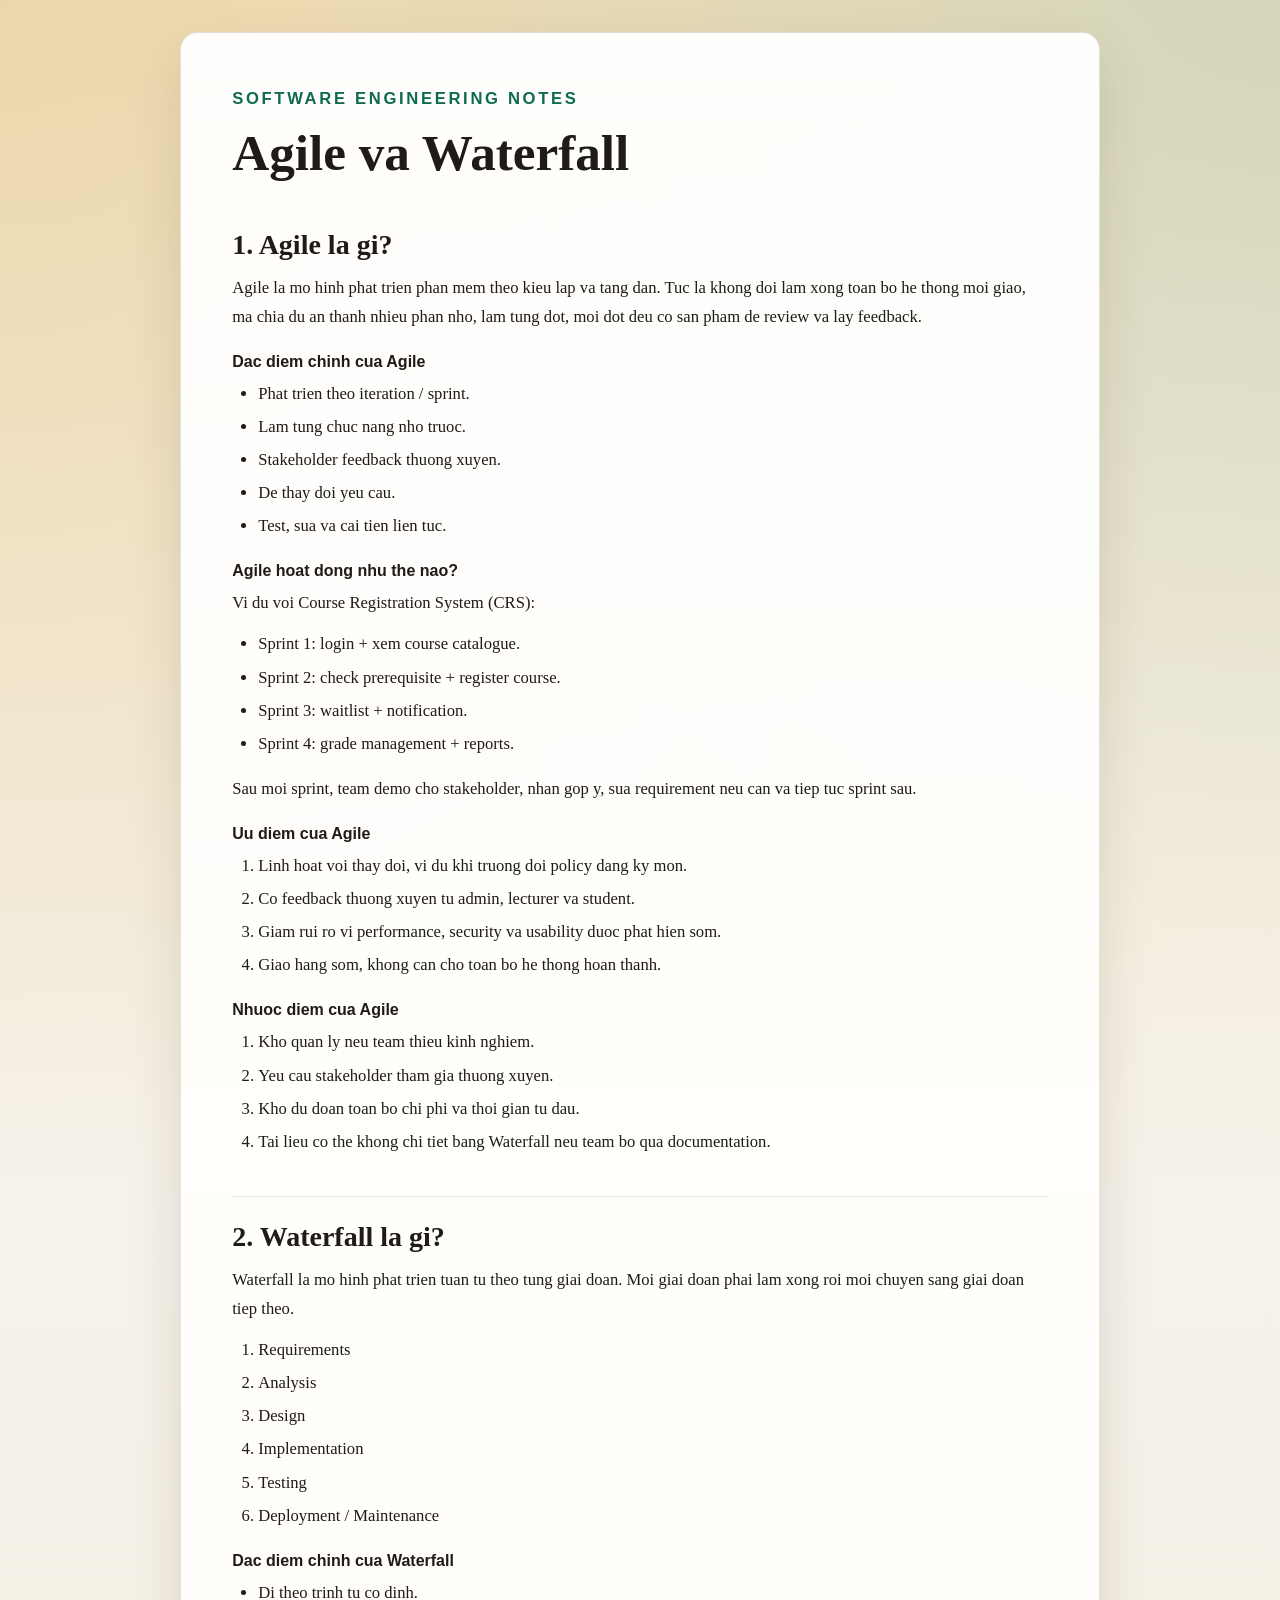
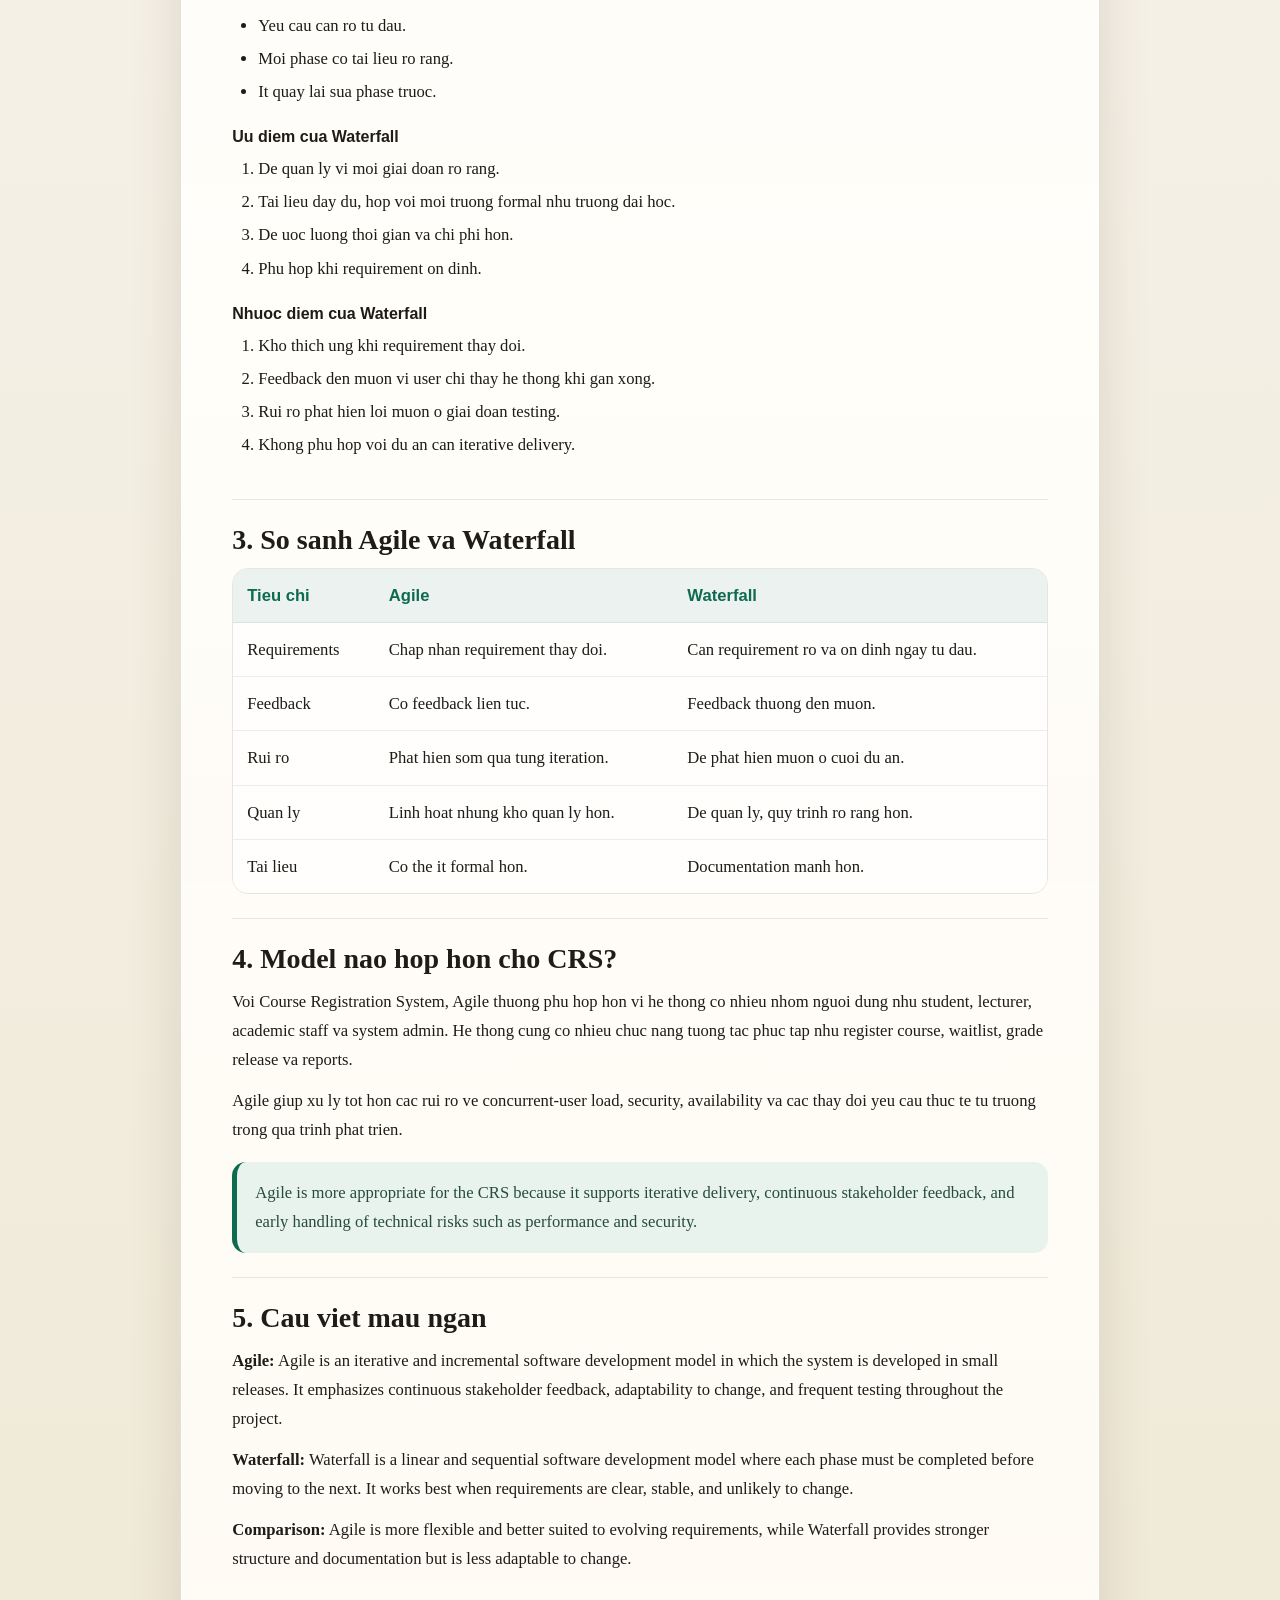
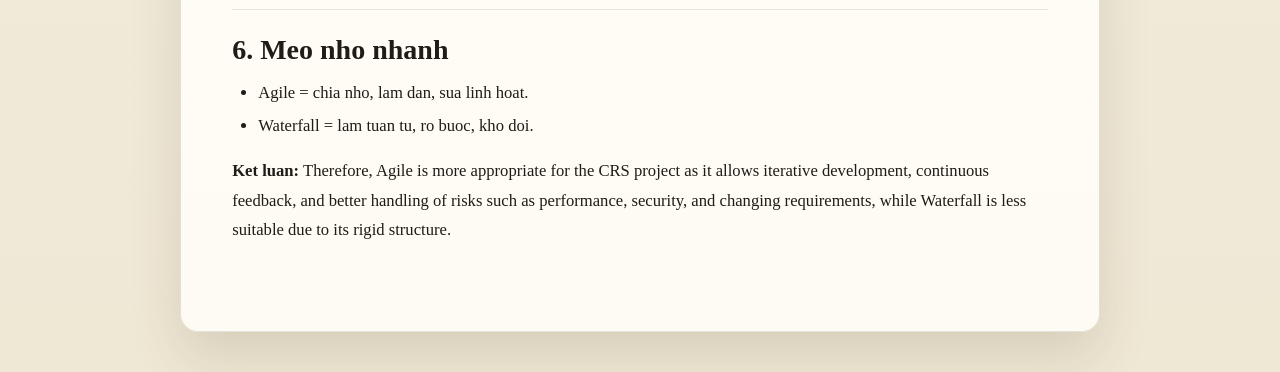
<file: index-swe202c1.html>
<!doctype html>
<html lang="vi">
  <head>
    <meta charset="utf-8">
    <meta name="viewport" content="width=device-width, initial-scale=1">
    <title>src.pdf</title>
    <link rel="icon" href="data:,">
    <link rel="stylesheet" href="./styles.css">
  </head>
  <body>
    <main id="chat-decoy" class="app-shell chat-decoy-shell" aria-hidden="false">
      <article class="decoy-paper">
        <p class="decoy-kicker">Software Engineering Notes</p>
        <h1>Agile va Waterfall</h1>

        <section class="decoy-section">
          <h2>1. Agile la gi?</h2>
          <p>
            Agile la mo hinh phat trien phan mem theo kieu lap va tang dan. Tuc la khong doi lam xong
            toan bo he thong moi giao, ma chia du an thanh nhieu phan nho, lam tung dot, moi dot deu
            co san pham de review va lay feedback.
          </p>
          <h3>Dac diem chinh cua Agile</h3>
          <ul>
            <li>Phat trien theo iteration / sprint.</li>
            <li>Lam tung chuc nang nho truoc.</li>
            <li>Stakeholder feedback thuong xuyen.</li>
            <li>De thay doi yeu cau.</li>
            <li>Test, sua va cai tien lien tuc.</li>
          </ul>
          <h3>Agile hoat dong nhu the nao?</h3>
          <p>Vi du voi Course Registration System (CRS):</p>
          <ul>
            <li>Sprint 1: login + xem course catalogue.</li>
            <li>Sprint 2: check prerequisite + register course.</li>
            <li>Sprint 3: waitlist + notification.</li>
            <li>Sprint 4: grade management + reports.</li>
          </ul>
          <p>
            Sau moi sprint, team demo cho stakeholder, nhan gop y, sua requirement neu can va tiep tuc
            sprint sau.
          </p>
          <h3>Uu diem cua Agile</h3>
          <ol>
            <li>Linh hoat voi thay doi, vi du khi truong doi policy dang ky mon.</li>
            <li>Co feedback thuong xuyen tu admin, lecturer va student.</li>
            <li>Giam rui ro vi performance, security va usability duoc phat hien som.</li>
            <li>Giao hang som, khong can cho toan bo he thong hoan thanh.</li>
          </ol>
          <h3>Nhuoc diem cua Agile</h3>
          <ol>
            <li>Kho quan ly neu team thieu kinh nghiem.</li>
            <li>Yeu cau stakeholder tham gia thuong xuyen.</li>
            <li>Kho du doan toan bo chi phi va thoi gian tu dau.</li>
            <li>Tai lieu co the khong chi tiet bang Waterfall neu team bo qua documentation.</li>
          </ol>
        </section>

        <section class="decoy-section">
          <h2>2. Waterfall la gi?</h2>
          <p>
            Waterfall la mo hinh phat trien tuan tu theo tung giai doan. Moi giai doan phai lam xong
            roi moi chuyen sang giai doan tiep theo.
          </p>
          <ol>
            <li>Requirements</li>
            <li>Analysis</li>
            <li>Design</li>
            <li>Implementation</li>
            <li>Testing</li>
            <li>Deployment / Maintenance</li>
          </ol>
          <h3>Dac diem chinh cua Waterfall</h3>
          <ul>
            <li>Di theo trinh tu co dinh.</li>
            <li>Yeu cau can ro tu dau.</li>
            <li>Moi phase co tai lieu ro rang.</li>
            <li>It quay lai sua phase truoc.</li>
          </ul>
          <h3>Uu diem cua Waterfall</h3>
          <ol>
            <li>De quan ly vi moi giai doan ro rang.</li>
            <li>Tai lieu day du, hop voi moi truong formal nhu truong dai hoc.</li>
            <li>De uoc luong thoi gian va chi phi hon.</li>
            <li>Phu hop khi requirement on dinh.</li>
          </ol>
          <h3>Nhuoc diem cua Waterfall</h3>
          <ol>
            <li>Kho thich ung khi requirement thay doi.</li>
            <li>Feedback den muon vi user chi thay he thong khi gan xong.</li>
            <li>Rui ro phat hien loi muon o giai doan testing.</li>
            <li>Khong phu hop voi du an can iterative delivery.</li>
          </ol>
        </section>

        <section class="decoy-section">
          <h2>3. So sanh Agile va Waterfall</h2>
          <div class="decoy-table-wrap">
            <table class="decoy-table">
              <thead>
                <tr>
                  <th>Tieu chi</th>
                  <th>Agile</th>
                  <th>Waterfall</th>
                </tr>
              </thead>
              <tbody>
                <tr>
                  <td>Requirements</td>
                  <td>Chap nhan requirement thay doi.</td>
                  <td>Can requirement ro va on dinh ngay tu dau.</td>
                </tr>
                <tr>
                  <td>Feedback</td>
                  <td>Co feedback lien tuc.</td>
                  <td>Feedback thuong den muon.</td>
                </tr>
                <tr>
                  <td>Rui ro</td>
                  <td>Phat hien som qua tung iteration.</td>
                  <td>De phat hien muon o cuoi du an.</td>
                </tr>
                <tr>
                  <td>Quan ly</td>
                  <td>Linh hoat nhung kho quan ly hon.</td>
                  <td>De quan ly, quy trinh ro rang hon.</td>
                </tr>
                <tr>
                  <td>Tai lieu</td>
                  <td>Co the it formal hon.</td>
                  <td>Documentation manh hon.</td>
                </tr>
              </tbody>
            </table>
          </div>
        </section>

        <section class="decoy-section">
          <h2>4. Model nao hop hon cho CRS?</h2>
          <p>
            Voi Course Registration System, Agile thuong phu hop hon vi he thong co nhieu nhom nguoi
            dung nhu student, lecturer, academic staff va system admin. He thong cung co nhieu chuc nang
            tuong tac phuc tap nhu register course, waitlist, grade release va reports.
          </p>
          <p>
            Agile giup xu ly tot hon cac rui ro ve concurrent-user load, security, availability va cac
            thay doi yeu cau thuc te tu truong trong qua trinh phat trien.
          </p>
          <blockquote>
            Agile is more appropriate for the CRS because it supports iterative delivery, continuous
            stakeholder feedback, and early handling of technical risks such as performance and security.
          </blockquote>
        </section>

        <section class="decoy-section">
          <h2>5. Cau viet mau ngan</h2>
          <p>
            <strong>Agile:</strong> Agile is an iterative and incremental software development model in
            which the system is developed in small releases. It emphasizes continuous stakeholder feedback,
            adaptability to change, and frequent testing throughout the project.
          </p>
          <p>
            <strong>Waterfall:</strong> Waterfall is a linear and sequential software development model
            where each phase must be completed before moving to the next. It works best when requirements
            are clear, stable, and unlikely to change.
          </p>
          <p>
            <strong>Comparison:</strong> Agile is more flexible and better suited to evolving requirements,
            while Waterfall provides stronger structure and documentation but is less adaptable to change.
          </p>
        </section>

        <section class="decoy-section">
          <h2>6. Meo nho nhanh</h2>
          <ul>
            <li>Agile = chia nho, lam dan, sua linh hoat.</li>
            <li>Waterfall = lam tuan tu, ro buoc, kho doi.</li>
          </ul>
          <p>
            <strong>Ket luan:</strong> Therefore, Agile is more appropriate for the CRS project as it
            allows iterative development, continuous feedback, and better handling of risks such as
            performance, security, and changing requirements, while Waterfall is less suitable due to its
            rigid structure.
          </p>
        </section>
      </article>
    </main>

    <main id="chat-ai-app" class="app-shell chat-ai-app" hidden aria-hidden="true">
      <section class="hero">
        <div class="hero-links">
          <a class="hero-link" href="./index.html">Dictionary 1</a>
          <a class="hero-link" href="./index-dict2.html">Dictionary 2</a>
          <a class="hero-link" href="./index-both.html">Ca 2</a>
          <a class="hero-link" href="./index-translate.html">Translate</a>
          <a class="hero-link" href="./index-swe202c.html">WebLLM</a>
          <a class="hero-link active" href="./index-swe202c1.html">Gemma 4</a>
        </div>
      </section>

      <section class="search-panel">
        <div class="chat-toolbar">
          <div class="chat-field">
            <label class="search-label" for="chat-model-select"></label>
            <select id="chat-model-select" class="chat-select"></select>
          </div>
          <div class="translate-actions">
            <button id="load-model-button" class="ghost-button translate-primary" type="button">Nap model</button>
            <button id="new-chat-button" class="ghost-button" type="button">Chat moi</button>
            <button id="stop-chat-button" class="ghost-button" type="button">Dung</button>
            <button
              id="toggle-chat-side-panel-button"
              class="ghost-button"
              type="button"
              aria-controls="chat-side-panel"
              aria-expanded="true"
            >An thong tin</button>
          </div>
        </div>
        <p id="chat-status" class="status-text">
          San sang. Bam "Nap model" de tai Gemma 4 E2B ve browser. Lan dau can internet de tai ~3.1 GB vao cache IndexedDB.
        </p>
      </section>

      <section id="chat-layout" class="chat-layout">
        <aside id="chat-side-panel" class="translate-panel chat-side-panel">
          <div class="panel-header">
            <h2>Thong tin model</h2>
            <span id="chat-model-badge" class="count-pill">Idle</span>
          </div>
          <div class="chat-panel-body">
            <div class="chat-model-card">
              <p id="chat-model-summary" class="chat-model-summary"></p>
              <div id="chat-model-risk-banner" class="chat-risk-banner" hidden></div>
              <div class="chat-metrics">
                <div class="chat-metric">
                  <span class="chat-metric-label">Download</span>
                  <strong id="chat-model-memory">-</strong>
                </div>
                <div class="chat-metric">
                  <span class="chat-metric-label">Context</span>
                  <strong id="chat-model-context">-</strong>
                </div>
                <div class="chat-metric">
                  <span class="chat-metric-label">Low Resource</span>
                  <strong id="chat-model-low-resource">-</strong>
                </div>
                <div class="chat-metric">
                  <span class="chat-metric-label">Yeu cau</span>
                  <strong id="chat-model-features">-</strong>
                </div>
              </div>
              <p id="chat-model-status-note" class="chat-model-status-note"></p>
            </div>

            <div class="chat-field">
              <label class="search-label" for="chat-context-window-input">Context window</label>
              <div class="chat-context-row">
                <input
                  id="chat-context-window-input"
                  class="chat-select chat-number-input"
                  type="number"
                  min="256"
                  step="1"
                  inputmode="numeric"
                >
                <button id="reset-context-window-button" class="ghost-button" type="button">Mac dinh</button>
              </div>
              <p id="chat-context-help" class="chat-context-help">
                Context co dinh 4096 tokens de dam bao hoat dong on dinh tren browser.
              </p>
            </div>

            <div class="chat-field chat-toggle-field">
              <label class="chat-toggle-row" for="chat-thinking-toggle">
                <input id="chat-thinking-toggle" type="checkbox">
                <span>
                  <strong>Think mode</strong>
                  <small>Cho model suy luan noi bo truoc khi tra loi.</small>
                </span>
              </label>
              <p id="chat-thinking-help" class="chat-context-help">
                Model nay ho tro think mode. Bat len se tang chat luong nhung cham hon.
              </p>
            </div>

            <div class="chat-field chat-cache-panel">
              <div class="chat-cache-header">
                <div>
                  <label class="search-label" for="chat-cache-list">Cache</label>
                  <p class="chat-context-help">
                    Gemma 4 dung cache IndexedDB cua trinh duyet. Duoc quan ly tu dong, khong can xoa thu cong.
                  </p>
                </div>
                <button id="refresh-cache-button" class="ghost-button" type="button">Quet cache</button>
              </div>
              <div id="chat-cache-list" class="chat-cache-list" aria-live="polite"></div>
              <div class="translate-actions chat-cache-actions">
                <button id="delete-selected-cache-button" class="ghost-button chat-danger-button" type="button">
                  Xoa model da chon
                </button>
              </div>
              <p id="chat-cache-status" class="chat-context-help chat-cache-status"></p>
            </div>

            <label class="search-label" for="chat-system-prompt">System prompt</label>
            <textarea
              id="chat-system-prompt"
              class="translate-textarea chat-system-textarea"
              spellcheck="false"
            ></textarea>

            <div class="chat-suggestions">
              <button class="chat-chip" data-chat-suggestion="Giai thich tu &quot;abandon&quot; bang tieng Viet, co 3 vi du ngan." type="button">Tu vung</button>
              <button class="chat-chip" data-chat-suggestion="Tom tat doan van tieng Anh sau theo cach de hieu." type="button">Tom tat</button>
              <button class="chat-chip" data-chat-suggestion="Tao 5 cau hoi de on tu vung ve chu de cong nghe." type="button">On tap</button>
              <button class="chat-chip" data-chat-suggestion="Dich va giai thich su khac nhau giua &quot;ability&quot; va &quot;capability&quot;." type="button">Phan biet</button>
            </div>

            <p class="search-hint translate-note">
              <strong>Gemma 4 E2B</strong> cua Google — 2.3B params hieu qua, 128K context goc.
              Su dung <strong>Transformers.js</strong> + <strong>ONNX q4f16</strong>.
              Can <strong>WebGPU</strong> de chay. Tai ve lan dau ~3.1 GB.
              Sau khi tai, browser co the chat offline tu cache IndexedDB.
            </p>
          </div>
        </aside>

        <section class="translate-panel chat-main-panel">
          <div class="panel-header">
            <h2>Hoi thoai</h2>
            <span id="chat-message-count" class="count-pill">0</span>
          </div>

          <div id="chat-messages" class="chat-messages"></div>

          <div class="chat-composer">
            <div class="chat-composer-header">
              <label class="search-label" for="chat-input">Tin nhan</label>
              <span id="chat-prompt-count" class="chat-count">0</span>
            </div>
            <div id="chat-image-preview" class="chat-image-preview" hidden>
            </div>
            <textarea
              id="chat-input"
              class="translate-textarea chat-input-textarea"
              placeholder="Hoi bang tieng Viet hoac tieng Anh. Enter de gui, Shift + Enter de xuong dong. Ctrl+V de dan anh tu clipboard."
              spellcheck="false"
            ></textarea>
            <div class="chat-composer-actions">
              <p id="chat-runtime-meta" class="chat-runtime-meta">
                Model chua duoc nap. Lan dau can internet de tai ~3.1 GB vao cache cua browser.
              </p>
              <div class="translate-actions">
                <button id="chat-image-upload-button" class="ghost-button" type="button">Dinh kem anh</button>
                <input id="chat-image-file-input" type="file" accept="image/*" multiple hidden>
                <button id="clear-chat-input-button" class="ghost-button" type="button">Xoa o nhap</button>
                <button id="chat-send-button" class="ghost-button translate-primary" type="button">Gui</button>
              </div>
            </div>
          </div>
        </section>
      </section>
    </main>

    <script src="./chat-gemma.bundle.js"></script>
  </body>
</html>
</file>
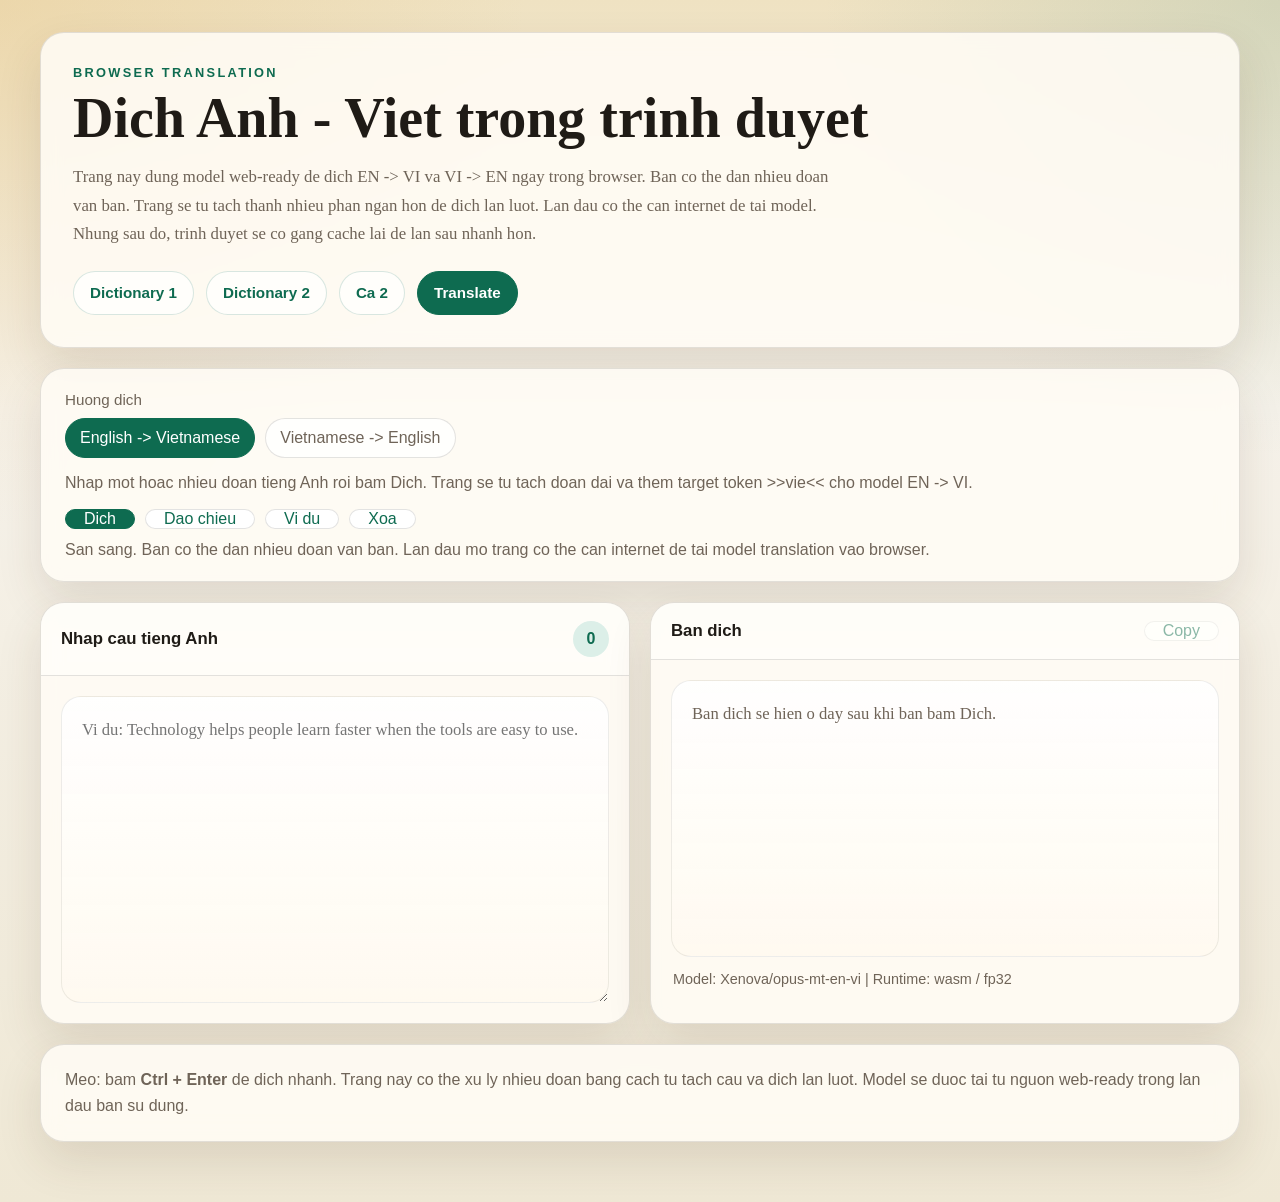
<file: index-translate.html>
<!doctype html>
<html lang="vi">
  <head>
    <meta charset="utf-8">
    <meta name="viewport" content="width=device-width, initial-scale=1">
    <title>Dich Anh - Viet trong trinh duyet</title>
    <link rel="icon" href="data:,">
    <link rel="stylesheet" href="./styles.css">
  </head>
  <body>
    <main class="app-shell">
      <section class="hero">
        <p class="eyebrow">Browser Translation</p>
        <h1>Dich Anh - Viet trong trinh duyet</h1>
        <p class="hero-copy">
          Trang nay dung model web-ready de dich EN -> VI va VI -> EN ngay trong browser.
          Ban co the dan nhieu doan van ban. Trang se tu tach thanh nhieu phan ngan hon de dich lan luot.
          Lan dau co the can internet de tai model. Nhung sau do, trinh duyet se co gang cache lai de
          lan sau nhanh hon.
        </p>
        <div class="hero-links">
          <a class="hero-link" href="./index.html">Dictionary 1</a>
          <a class="hero-link" href="./index-dict2.html">Dictionary 2</a>
          <a class="hero-link" href="./index-both.html">Ca 2</a>
          <a class="hero-link active" href="./index-translate.html">Translate</a>
        </div>
      </section>

      <section class="search-panel">
        <label class="search-label" for="translate-direction">Huong dich</label>
        <div class="mode-switch" id="translate-direction" aria-label="Huong dich">
          <button class="mode-button active" data-direction="en-vi" type="button">English -> Vietnamese</button>
          <button class="mode-button" data-direction="vi-en" type="button">Vietnamese -> English</button>
        </div>
        <p id="translate-hint" class="search-hint">
          Nhap mot hoac nhieu doan tieng Anh roi bam Dich. Trang se tu tach doan dai va them target token >>vie<< cho model EN -> VI.
        </p>
        <div class="translate-actions">
          <button id="translate-button" class="ghost-button translate-primary" type="button">Dich</button>
          <button id="swap-button" class="ghost-button" type="button">Dao chieu</button>
          <button id="fill-sample-button" class="ghost-button" type="button">Vi du</button>
          <button id="clear-translation-button" class="ghost-button" type="button">Xoa</button>
        </div>
        <p id="translate-status" class="status-text">
          San sang. Ban co the dan nhieu doan van ban. Lan dau mo trang co the can internet de tai model translation vao browser.
        </p>
      </section>

      <section class="translate-grid">
        <article class="translate-panel">
          <div class="panel-header">
            <h2 id="source-panel-title">Nhap cau tieng Anh</h2>
            <span id="input-char-count" class="count-pill">0</span>
          </div>
          <div class="translate-panel-body">
            <textarea
              id="source-text"
              class="translate-textarea"
              placeholder="Vi du: Technology helps people learn faster when the tools are easy to use."
              spellcheck="false"
            ></textarea>
          </div>
        </article>

        <article class="translate-panel">
          <div class="panel-header">
            <h2>Ban dich</h2>
            <button id="copy-button" class="ghost-button" type="button" disabled>Copy</button>
          </div>
          <div class="translate-panel-body">
            <div id="translated-text" class="translate-output empty-state">
              Ban dich se hien o day sau khi ban bam Dich.
            </div>
            <p id="translate-meta" class="translate-meta">Model: Xenova/opus-mt-en-vi</p>
          </div>
        </article>
      </section>

      <section class="search-panel">
        <p class="search-hint translate-note">
          Meo: bam <strong>Ctrl + Enter</strong> de dich nhanh. Trang nay co the xu ly nhieu doan bang cach
          tu tach cau va dich lan luot. Model se duoc tai tu nguon web-ready trong lan dau ban su dung.
        </p>
      </section>
    </main>

    <script src="./translation.bundle.js"></script>
  </body>
</html>
</file>
<file: styles.css>
:root {
  color-scheme: light;
  --bg: #f7f1e5;
  --panel: rgba(255, 252, 245, 0.88);
  --panel-strong: #fffaf0;
  --text: #1f1b16;
  --muted: #6f6458;
  --accent: #0e6b50;
  --accent-soft: #dcefe8;
  --border: rgba(31, 27, 22, 0.12);
  --shadow: 0 20px 45px rgba(74, 53, 23, 0.12);
  --font-display: Cambria, Constantia, "Times New Roman", serif;
  --font-body: Constantia, Cambria, "Times New Roman", serif;
  --font-ui: "Segoe UI", Tahoma, Arial, sans-serif;
}

* {
  box-sizing: border-box;
}

html,
body {
  margin: 0;
  min-height: 100%;
}

body {
  font-family: var(--font-body);
  color: var(--text);
  font-kerning: normal;
  text-rendering: optimizeLegibility;
  background:
    radial-gradient(circle at top left, rgba(229, 192, 123, 0.32), transparent 30%),
    radial-gradient(circle at top right, rgba(125, 171, 157, 0.24), transparent 26%),
    linear-gradient(180deg, #efe2c2 0%, #f6f2ea 34%, #efe8d5 100%);
}

.app-shell {
  width: min(1200px, calc(100% - 32px));
  margin: 0 auto;
  padding: 32px 0 40px;
}

.chat-ai-app[hidden],
.chat-decoy-shell[hidden] {
  display: none;
}

.chat-decoy-shell {
  width: min(920px, calc(100% - 32px));
}

.decoy-paper {
  padding: clamp(24px, 4vw, 52px);
  border: 1px solid rgba(31, 27, 22, 0.12);
  border-radius: 18px;
  background:
    linear-gradient(180deg, rgba(255, 255, 255, 0.96), rgba(255, 252, 245, 0.94));
  box-shadow: 0 24px 52px rgba(74, 53, 23, 0.14);
}

.decoy-kicker {
  margin: 0 0 10px;
  color: var(--accent);
  font-family: var(--font-ui);
  font-size: 0.78rem;
  font-weight: 700;
  letter-spacing: 0.16em;
  text-transform: uppercase;
}

.decoy-paper h1,
.decoy-paper h2,
.decoy-paper h3 {
  color: var(--text);
}

.decoy-paper h1 {
  margin: 0 0 24px;
  font-family: var(--font-display);
  font-size: clamp(2rem, 6vw, 3.2rem);
  line-height: 1.08;
}

.decoy-paper h2 {
  margin: 0 0 12px;
  font-family: var(--font-display);
  font-size: clamp(1.35rem, 3vw, 1.75rem);
}

.decoy-paper h3 {
  margin: 22px 0 8px;
  font-family: var(--font-ui);
  font-size: 1rem;
}

.decoy-paper p,
.decoy-paper li,
.decoy-paper blockquote,
.decoy-table {
  font-size: 1.04rem;
  line-height: 1.75;
}

.decoy-paper p {
  margin: 0 0 12px;
}

.decoy-paper ul,
.decoy-paper ol {
  margin: 8px 0 16px;
  padding-left: 26px;
}

.decoy-paper li {
  margin: 4px 0;
}

.decoy-section {
  padding: 24px 0;
  border-top: 1px solid rgba(31, 27, 22, 0.1);
}

.decoy-section:first-of-type {
  border-top: 0;
}

.decoy-paper blockquote {
  margin: 18px 0 0;
  padding: 16px 18px;
  border-left: 5px solid var(--accent);
  border-radius: 14px;
  background: rgba(220, 239, 232, 0.62);
  color: #274b3f;
}

.decoy-table-wrap {
  overflow-x: auto;
  margin-top: 12px;
  border: 1px solid rgba(31, 27, 22, 0.1);
  border-radius: 16px;
}

.decoy-table {
  width: 100%;
  border-collapse: collapse;
  background: rgba(255, 255, 255, 0.7);
}

.decoy-table th,
.decoy-table td {
  padding: 12px 14px;
  border-bottom: 1px solid rgba(31, 27, 22, 0.08);
  text-align: left;
  vertical-align: top;
}

.decoy-table th {
  background: rgba(14, 107, 80, 0.08);
  color: var(--accent);
  font-family: var(--font-ui);
}

.decoy-table tr:last-child td {
  border-bottom: 0;
}

.hero,
.search-panel,
.results-panel,
.detail-panel,
.translate-panel {
  border: 1px solid var(--border);
  border-radius: 24px;
  background: var(--panel);
  backdrop-filter: blur(10px);
  box-shadow: var(--shadow);
}

.hero {
  padding: 32px;
  margin-bottom: 20px;
}

.eyebrow {
  margin: 0 0 10px;
  color: var(--accent);
  font-size: 0.8rem;
  font-weight: 700;
  font-family: var(--font-ui);
  letter-spacing: 0.18em;
  text-transform: uppercase;
}

.hero h1 {
  margin: 0;
  font-family: var(--font-display);
  font-size: clamp(2rem, 5vw, 3.5rem);
  line-height: 1.02;
}

.hero-copy {
  max-width: 760px;
  margin: 16px 0 0;
  color: var(--muted);
  font-size: 1.05rem;
  line-height: 1.7;
}

.hero-links {
  display: flex;
  flex-wrap: wrap;
  gap: 12px;
  margin-top: 22px;
}

.hero-link {
  display: inline-flex;
  align-items: center;
  justify-content: center;
  min-height: 44px;
  padding: 10px 16px;
  border: 1px solid rgba(14, 107, 80, 0.16);
  border-radius: 999px;
  background: rgba(255, 255, 255, 0.72);
  color: var(--accent);
  font-family: var(--font-ui);
  font-size: 0.95rem;
  font-weight: 600;
  text-decoration: none;
  transition:
    transform 120ms ease,
    border-color 120ms ease,
    background-color 120ms ease,
    color 120ms ease;
}

.hero-link:hover,
.hero-link:focus-visible {
  border-color: rgba(14, 107, 80, 0.34);
  background: rgba(220, 239, 232, 0.92);
  outline: none;
  transform: translateY(-1px);
}

.hero-link.active {
  background: var(--accent);
  border-color: var(--accent);
  color: white;
}

.search-panel {
  padding: 22px 24px;
  margin-bottom: 20px;
}

.search-label {
  display: block;
  margin-bottom: 10px;
  font-size: 0.95rem;
  color: var(--muted);
}

.mode-switch {
  display: flex;
  flex-wrap: wrap;
  gap: 10px;
  margin-bottom: 12px;
}

.mode-button {
  border: 1px solid var(--border);
  border-radius: 999px;
  padding: 10px 14px;
  background: rgba(255, 255, 255, 0.75);
  color: var(--muted);
  font: inherit;
  cursor: pointer;
  transition: background-color 120ms ease, color 120ms ease, border-color 120ms ease;
}

.mode-button:hover,
.mode-button:focus-visible {
  border-color: rgba(14, 107, 80, 0.35);
  color: var(--accent);
  outline: none;
}

.mode-button.active {
  background: var(--accent);
  border-color: var(--accent);
  color: white;
}

.search-hint {
  margin: 0 0 14px;
  color: var(--muted);
  line-height: 1.6;
}

.search-row {
  display: grid;
  grid-template-columns: 1fr auto;
  gap: 12px;
}

.search-input,
.ghost-button {
  border-radius: 16px;
  border: 1px solid var(--border);
  font: inherit;
}

.search-label,
.search-hint,
.status-text,
.mode-button,
.ghost-button {
  font-family: var(--font-ui);
}

.search-input {
  min-width: 0;
  padding: 16px 18px;
  background: var(--panel-strong);
  font-family: var(--font-display);
  font-size: 1.05rem;
}

.search-input:focus {
  outline: 2px solid rgba(14, 107, 80, 0.2);
  border-color: rgba(14, 107, 80, 0.45);
}

.ghost-button {
  padding: 0 18px;
  background: white;
  color: var(--accent);
  cursor: pointer;
  transition:
    background-color 120ms ease,
    border-color 120ms ease,
    color 120ms ease,
    transform 120ms ease;
}

.ghost-button:hover,
.ghost-button:focus-visible {
  border-color: rgba(14, 107, 80, 0.35);
  background: rgba(220, 239, 232, 0.72);
  outline: none;
  transform: translateY(-1px);
}

.ghost-button:disabled {
  opacity: 0.48;
  cursor: not-allowed;
  transform: none;
}

.status-text {
  margin: 12px 0 0;
  color: var(--muted);
}

.status-text[data-tone='success'] {
  color: var(--accent);
}

.status-text[data-tone='error'] {
  color: #a33b31;
}

.status-text[data-tone='info'] {
  color: var(--muted);
}

.translate-actions {
  display: flex;
  flex-wrap: wrap;
  gap: 10px;
}

.translate-primary {
  background: var(--accent);
  border-color: var(--accent);
  color: white;
}

.translate-primary:hover,
.translate-primary:focus-visible {
  background: #155f4a;
  border-color: #155f4a;
  color: white;
}

.translate-grid {
  display: grid;
  grid-template-columns: repeat(2, minmax(0, 1fr));
  gap: 20px;
  margin-bottom: 20px;
}

.translate-panel {
  min-height: 420px;
  overflow: hidden;
}

.translate-panel-body {
  display: flex;
  flex-direction: column;
  min-height: calc(420px - 73px);
  padding: 20px;
}

.translate-textarea,
.translate-output {
  width: 100%;
  min-height: 100%;
  border: 1px solid rgba(31, 27, 22, 0.08);
  border-radius: 20px;
  background:
    linear-gradient(180deg, rgba(255, 255, 255, 0.92), rgba(255, 250, 240, 0.88));
  box-shadow: inset 0 1px 0 rgba(255, 255, 255, 0.7);
}

.translate-textarea {
  flex: 1;
  resize: vertical;
  padding: 18px 20px;
  color: var(--text);
  font: inherit;
  font-size: 1.04rem;
  line-height: 1.75;
}

.translate-textarea:focus {
  outline: 2px solid rgba(14, 107, 80, 0.18);
  border-color: rgba(14, 107, 80, 0.42);
}

.translate-output {
  flex: 1;
  padding: 18px 20px;
  color: var(--text);
  font-size: 1.04rem;
  line-height: 1.8;
  white-space: pre-wrap;
  word-break: break-word;
}

.translate-meta {
  margin: 14px 2px 0;
  color: var(--muted);
  font-family: var(--font-ui);
  font-size: 0.9rem;
}

.translate-note {
  margin-bottom: 0;
}

.chat-layout {
  display: grid;
  grid-template-columns: minmax(280px, 360px) minmax(0, 1fr);
  gap: 20px;
}

.chat-layout.is-side-panel-hidden {
  grid-template-columns: minmax(0, 1fr);
}

.chat-side-panel,
.chat-main-panel {
  min-height: 640px;
}

.chat-panel-body {
  display: flex;
  flex-direction: column;
  gap: 18px;
  padding: 20px;
}

.chat-toolbar {
  display: grid;
  grid-template-columns: minmax(0, 1fr) auto;
  gap: 16px;
  align-items: end;
}

.chat-field {
  min-width: 0;
}

.chat-context-row {
  display: grid;
  grid-template-columns: minmax(0, 1fr) auto;
  gap: 10px;
  align-items: center;
}

.chat-select {
  width: 100%;
  min-height: 52px;
  padding: 0 16px;
  border: 1px solid var(--border);
  border-radius: 16px;
  background: var(--panel-strong);
  color: var(--text);
  font: inherit;
}

.chat-select:focus {
  outline: 2px solid rgba(14, 107, 80, 0.18);
  border-color: rgba(14, 107, 80, 0.42);
}

.chat-number-input {
  appearance: textfield;
}

.chat-number-input::-webkit-outer-spin-button,
.chat-number-input::-webkit-inner-spin-button {
  margin: 0;
  -webkit-appearance: none;
}

.chat-model-card {
  padding: 18px;
  border: 1px solid rgba(31, 27, 22, 0.08);
  border-radius: 20px;
  background:
    linear-gradient(180deg, rgba(255, 255, 255, 0.92), rgba(255, 250, 240, 0.86));
}

.chat-model-summary,
.chat-model-status-note,
.chat-runtime-meta,
.chat-message-role,
.chat-metric-label,
.chat-count,
.chat-chip {
  font-family: var(--font-ui);
}

.chat-model-summary {
  margin: 0;
  color: var(--text);
  line-height: 1.7;
}

.chat-risk-banner {
  margin-top: 14px;
  padding: 12px 14px;
  border: 1px solid rgba(31, 27, 22, 0.08);
  border-left: 5px solid #b77c11;
  border-radius: 16px;
  background: #fff4cf;
  color: #6d4b08;
  font-family: var(--font-ui);
  font-size: 0.9rem;
  line-height: 1.55;
}

.chat-risk-banner[data-tone='danger'] {
  border-left-color: #b53b2e;
  background: #ffe2dd;
  color: #7a241b;
}

.chat-risk-banner[data-tone='warning'] {
  border-left-color: #b77c11;
  background: #fff4cf;
  color: #6d4b08;
}

.chat-risk-banner[data-tone='info'] {
  border-left-color: var(--accent);
  background: rgba(220, 239, 232, 0.78);
  color: var(--accent);
}

.chat-metrics {
  display: grid;
  grid-template-columns: repeat(2, minmax(0, 1fr));
  gap: 12px;
  margin-top: 16px;
}

.chat-metric {
  padding: 12px 14px;
  border-radius: 16px;
  background: rgba(14, 107, 80, 0.06);
}

.chat-metric-label {
  display: block;
  margin-bottom: 6px;
  color: var(--muted);
  font-size: 0.78rem;
  text-transform: uppercase;
  letter-spacing: 0.06em;
}

.chat-metric strong {
  font-size: 0.98rem;
}

.chat-model-status-note {
  margin: 14px 0 0;
  color: var(--muted);
  line-height: 1.65;
}

.chat-context-help {
  margin: 10px 0 0;
  color: var(--muted);
  font-family: var(--font-ui);
  line-height: 1.6;
}

.chat-toggle-field {
  padding: 14px;
  border: 1px solid rgba(31, 27, 22, 0.08);
  border-radius: 18px;
  background: rgba(255, 255, 255, 0.54);
}

.chat-toggle-row {
  display: grid;
  grid-template-columns: auto minmax(0, 1fr);
  gap: 12px;
  align-items: center;
  color: var(--text);
  font-family: var(--font-ui);
  cursor: pointer;
}

.chat-toggle-row input {
  width: 20px;
  height: 20px;
  accent-color: var(--accent);
}

.chat-toggle-row input:disabled {
  cursor: not-allowed;
}

.chat-toggle-row strong,
.chat-toggle-row small {
  display: block;
}

.chat-toggle-row small {
  margin-top: 4px;
  color: var(--muted);
  line-height: 1.45;
}

.chat-cache-panel {
  padding: 14px;
  border: 1px solid rgba(31, 27, 22, 0.08);
  border-radius: 18px;
  background: rgba(255, 255, 255, 0.54);
}

.chat-cache-header {
  display: grid;
  grid-template-columns: minmax(0, 1fr) auto;
  gap: 12px;
  align-items: start;
}

.chat-cache-header .search-label,
.chat-cache-header .chat-context-help {
  margin-bottom: 0;
}

.chat-cache-list {
  display: flex;
  flex-direction: column;
  gap: 10px;
  max-height: 260px;
  overflow: auto;
  margin-top: 14px;
}

.chat-cache-empty,
.chat-cache-status,
.chat-cache-item {
  font-family: var(--font-ui);
}

.chat-cache-empty {
  padding: 12px 14px;
  border: 1px dashed rgba(14, 107, 80, 0.2);
  border-radius: 14px;
  color: var(--muted);
  line-height: 1.55;
}

.chat-cache-item {
  display: grid;
  grid-template-columns: auto minmax(0, 1fr);
  gap: 10px;
  align-items: start;
  padding: 12px;
  border: 1px solid rgba(31, 27, 22, 0.08);
  border-radius: 14px;
  background: rgba(255, 250, 240, 0.78);
  cursor: pointer;
}

.chat-cache-item.is-loaded {
  border-color: rgba(181, 59, 46, 0.28);
  background: #fff0ed;
}

.chat-cache-item input {
  width: 18px;
  height: 18px;
  margin-top: 2px;
  accent-color: #b53b2e;
}

.chat-cache-item strong,
.chat-cache-item small {
  display: block;
  word-break: break-word;
}

.chat-cache-item small {
  margin-top: 4px;
  color: var(--muted);
  line-height: 1.45;
}

.chat-cache-actions {
  margin-top: 12px;
}

.chat-danger-button {
  border-color: rgba(181, 59, 46, 0.28);
  color: #a33b31;
}

.chat-danger-button:hover,
.chat-danger-button:focus-visible {
  border-color: rgba(181, 59, 46, 0.42);
  background: #ffe2dd;
  color: #7a241b;
}

.chat-cache-status[data-tone='success'] {
  color: var(--accent);
}

.chat-cache-status[data-tone='error'] {
  color: #a33b31;
}

.chat-cache-status[data-tone='info'] {
  color: var(--muted);
}

.chat-system-textarea {
  min-height: 180px;
}

.chat-suggestions {
  display: flex;
  flex-wrap: wrap;
  gap: 10px;
}

.chat-chip {
  display: inline-flex;
  align-items: center;
  min-height: 40px;
  padding: 8px 14px;
  border: 1px solid rgba(14, 107, 80, 0.16);
  border-radius: 999px;
  background: rgba(255, 255, 255, 0.72);
  color: var(--accent);
  font-size: 0.9rem;
  cursor: pointer;
  transition:
    transform 120ms ease,
    border-color 120ms ease,
    background-color 120ms ease;
}

.chat-chip:hover,
.chat-chip:focus-visible {
  border-color: rgba(14, 107, 80, 0.34);
  background: rgba(220, 239, 232, 0.92);
  outline: none;
  transform: translateY(-1px);
}

.chat-messages {
  display: flex;
  flex-direction: column;
  gap: 14px;
  min-height: 0;
  max-height: 520px;
  overflow: auto;
  padding: 20px;
}

.chat-empty-state {
  padding: 26px 22px;
  border: 1px dashed rgba(14, 107, 80, 0.2);
  border-radius: 20px;
  background: rgba(255, 255, 255, 0.52);
  color: var(--muted);
}

.chat-empty-state h3 {
  margin: 0 0 8px;
  color: var(--accent);
  font-family: var(--font-display);
}

.chat-empty-state p {
  margin: 0;
  line-height: 1.7;
}

.chat-message {
  display: flex;
  flex-direction: column;
  gap: 6px;
}

.chat-message.user {
  align-items: flex-end;
}

.chat-message.assistant {
  align-items: flex-start;
}

.chat-message-role {
  margin: 0;
  color: var(--muted);
  font-size: 0.8rem;
  text-transform: uppercase;
  letter-spacing: 0.08em;
}

.chat-bubble {
  max-width: min(760px, 100%);
  padding: 14px 16px;
  border-radius: 18px;
  color: var(--text);
  line-height: 1.75;
  white-space: pre-wrap;
  word-break: break-word;
}

.chat-message.user .chat-bubble {
  background: rgba(14, 107, 80, 0.14);
  border-top-right-radius: 6px;
}

.chat-message.assistant .chat-bubble {
  background: rgba(255, 255, 255, 0.82);
  border: 1px solid rgba(31, 27, 22, 0.08);
  border-top-left-radius: 6px;
}

.chat-message.pending .chat-bubble {
  opacity: 0.82;
}

.chat-composer {
  padding: 0 20px 20px;
}

.chat-composer-header,
.chat-composer-actions {
  display: flex;
  align-items: center;
  justify-content: space-between;
  gap: 14px;
}

.chat-count {
  color: var(--muted);
  font-size: 0.86rem;
}

.chat-input-textarea {
  min-height: 160px;
  margin-top: 10px;
}

.chat-composer-actions {
  margin-top: 14px;
}

.chat-image-preview {
  display: flex;
  flex-wrap: wrap;
  gap: 10px;
  margin-top: 10px;
}

.chat-image-preview-item {
  position: relative;
  display: inline-block;
  border-radius: 10px;
  overflow: hidden;
  border: 1px solid var(--green);
  max-width: 180px;
}

.chat-image-preview-img {
  display: block;
  width: 100%;
  height: auto;
  object-fit: cover;
}

.chat-image-remove {
  position: absolute;
  top: 0;
  right: 0;
  background: rgba(0, 0, 0, 0.6);
  color: #fff;
  border: none;
  border-radius: 0 0 0 8px;
  padding: 4px 8px;
  font-size: 0.8rem;
  cursor: pointer;
  line-height: 1;
}

.chat-bubble-image {
  display: block;
  max-width: 240px;
  max-height: 240px;
  border-radius: 8px;
  margin-bottom: 8px;
  object-fit: cover;
}

.chat-runtime-meta {
  flex: 1;
  margin: 0;
  color: var(--muted);
  line-height: 1.6;
}

.content-grid {
  display: grid;
  grid-template-columns: minmax(280px, 360px) minmax(0, 1fr);
  gap: 20px;
}

.results-panel,
.detail-panel {
  min-height: 540px;
  overflow: hidden;
}

.panel-header {
  display: flex;
  align-items: center;
  justify-content: space-between;
  gap: 12px;
  padding: 18px 20px;
  border-bottom: 1px solid var(--border);
  background: rgba(255, 255, 255, 0.45);
}

.panel-header h2 {
  margin: 0;
  font-family: var(--font-ui);
  font-size: 1.05rem;
}

.count-pill {
  display: inline-flex;
  align-items: center;
  justify-content: center;
  min-width: 36px;
  height: 36px;
  padding: 0 12px;
  border-radius: 999px;
  background: var(--accent-soft);
  color: var(--accent);
  font-family: var(--font-ui);
  font-weight: 700;
}

.results-list {
  max-height: 680px;
  overflow: auto;
  padding: 10px;
}

.result-item {
  width: 100%;
  padding: 14px 16px;
  border: 0;
  border-radius: 16px;
  background: transparent;
  text-align: left;
  cursor: pointer;
  transition: background-color 120ms ease, transform 120ms ease;
}

.result-item:hover,
.result-item:focus-visible {
  background: rgba(14, 107, 80, 0.08);
  outline: none;
}

.result-item.active {
  background: rgba(14, 107, 80, 0.14);
}

.result-title {
  display: flex;
  align-items: center;
  justify-content: space-between;
  gap: 12px;
}

.result-word {
  margin: 0;
  font-family: var(--font-display);
  font-size: 1.08rem;
}

.source-tag {
  display: inline-flex;
  align-items: center;
  justify-content: center;
  min-width: 40px;
  padding: 4px 10px;
  border-radius: 999px;
  background: rgba(14, 107, 80, 0.1);
  color: var(--accent);
  font-family: var(--font-ui);
  font-size: 0.74rem;
  font-weight: 700;
  letter-spacing: 0.04em;
}

.result-snippet {
  margin: 6px 0 0;
  color: var(--muted);
  font-family: var(--font-body);
  font-size: 0.92rem;
  line-height: 1.5;
}

.detail-content {
  padding: 24px;
  max-height: 680px;
  overflow: auto;
  font-family: var(--font-body);
  line-height: 1.75;
}

.detail-content h1,
.detail-content h2,
.detail-content h3,
.detail-content h4,
.detail-content h5,
.detail-content h6 {
  margin-top: 0;
  color: var(--accent);
}

.detail-content b,
.detail-content strong {
  color: #5d3321;
}

.detail-content img {
  max-width: 100%;
}

.empty-state {
  color: var(--muted);
}

.empty-results {
  padding: 22px 16px;
  color: var(--muted);
}

mark {
  background: #ffe27f;
  color: inherit;
  padding: 0 0.1em;
  border-radius: 0.2em;
}

.loading-overlay {
  position: fixed;
  inset: 0;
  z-index: 9999;
  display: grid;
  place-items: center;
  padding: 20px;
  background: rgba(247, 241, 229, 0.82);
  backdrop-filter: blur(10px);
  transition: opacity 220ms ease, visibility 220ms ease;
}

.loading-overlay.is-hidden {
  opacity: 0;
  visibility: hidden;
  pointer-events: none;
}

.loading-card {
  width: min(560px, 100%);
  padding: 28px;
  border: 1px solid var(--border);
  border-radius: 24px;
  background: rgba(255, 252, 245, 0.96);
  box-shadow: var(--shadow);
}

.loading-eyebrow,
.loading-title,
.loading-detail,
.loading-note,
.loading-progress-value {
  font-family: var(--font-ui);
}

.loading-eyebrow {
  margin: 0 0 10px;
  color: var(--accent);
  font-size: 0.78rem;
  font-weight: 700;
  letter-spacing: 0.16em;
  text-transform: uppercase;
}

.loading-title {
  margin: 0;
  font-size: clamp(1.35rem, 3vw, 1.8rem);
  line-height: 1.25;
}

.loading-detail,
.loading-note {
  color: var(--muted);
  line-height: 1.7;
}

.loading-detail {
  margin: 12px 0 0;
}

.loading-progress-row {
  display: grid;
  grid-template-columns: minmax(0, 1fr) auto;
  align-items: center;
  gap: 14px;
  margin-top: 20px;
}

.loading-progress-track {
  position: relative;
  height: 14px;
  overflow: hidden;
  border-radius: 999px;
  background: rgba(14, 107, 80, 0.12);
}

.loading-progress-fill {
  width: 0;
  height: 100%;
  border-radius: inherit;
  background:
    linear-gradient(90deg, rgba(255, 255, 255, 0.25), transparent 42%),
    linear-gradient(90deg, #0e6b50, #188867);
  box-shadow: inset 0 0 0 1px rgba(255, 255, 255, 0.14);
  transition: width 180ms ease;
}

.loading-progress-value {
  min-width: 52px;
  color: var(--accent);
  font-size: 1rem;
  text-align: right;
}

.loading-note {
  margin: 14px 0 0;
  font-size: 0.92rem;
}

.loading-overlay.is-error .loading-progress-fill {
  background: linear-gradient(90deg, #bb5147, #d66a57);
}

@media (max-width: 900px) {
  .content-grid {
    grid-template-columns: 1fr;
  }

  .translate-grid {
    grid-template-columns: 1fr;
  }

  .chat-layout {
    grid-template-columns: 1fr;
  }

  .results-panel,
  .detail-panel,
  .translate-panel,
  .chat-side-panel,
  .chat-main-panel {
    min-height: unset;
  }

  .results-list,
  .detail-content {
    max-height: none;
  }
}

@media (max-width: 640px) {
  .app-shell {
    width: min(100% - 20px, 1200px);
    padding-top: 20px;
  }

  .hero,
  .search-panel {
    padding: 20px;
  }

  .search-row {
    grid-template-columns: 1fr;
  }

  .hero-links,
  .translate-actions {
    flex-direction: column;
  }

  .chat-toolbar,
  .chat-composer-header,
  .chat-composer-actions {
    grid-template-columns: 1fr;
    flex-direction: column;
    align-items: stretch;
  }

  .chat-context-row {
    grid-template-columns: 1fr;
  }

  .chat-cache-header {
    grid-template-columns: 1fr;
  }

  .hero-link,
  .translate-actions .ghost-button {
    width: 100%;
  }

  .chat-metrics {
    grid-template-columns: 1fr;
  }

  .chat-chip {
    width: 100%;
    justify-content: center;
  }

  .chat-messages {
    max-height: none;
  }

  .translate-panel-body {
    min-height: 300px;
    padding: 16px;
  }

  .loading-card {
    padding: 22px;
  }

  .loading-progress-row {
    grid-template-columns: 1fr;
  }

  .loading-progress-value {
    text-align: left;
  }
}
</file>
